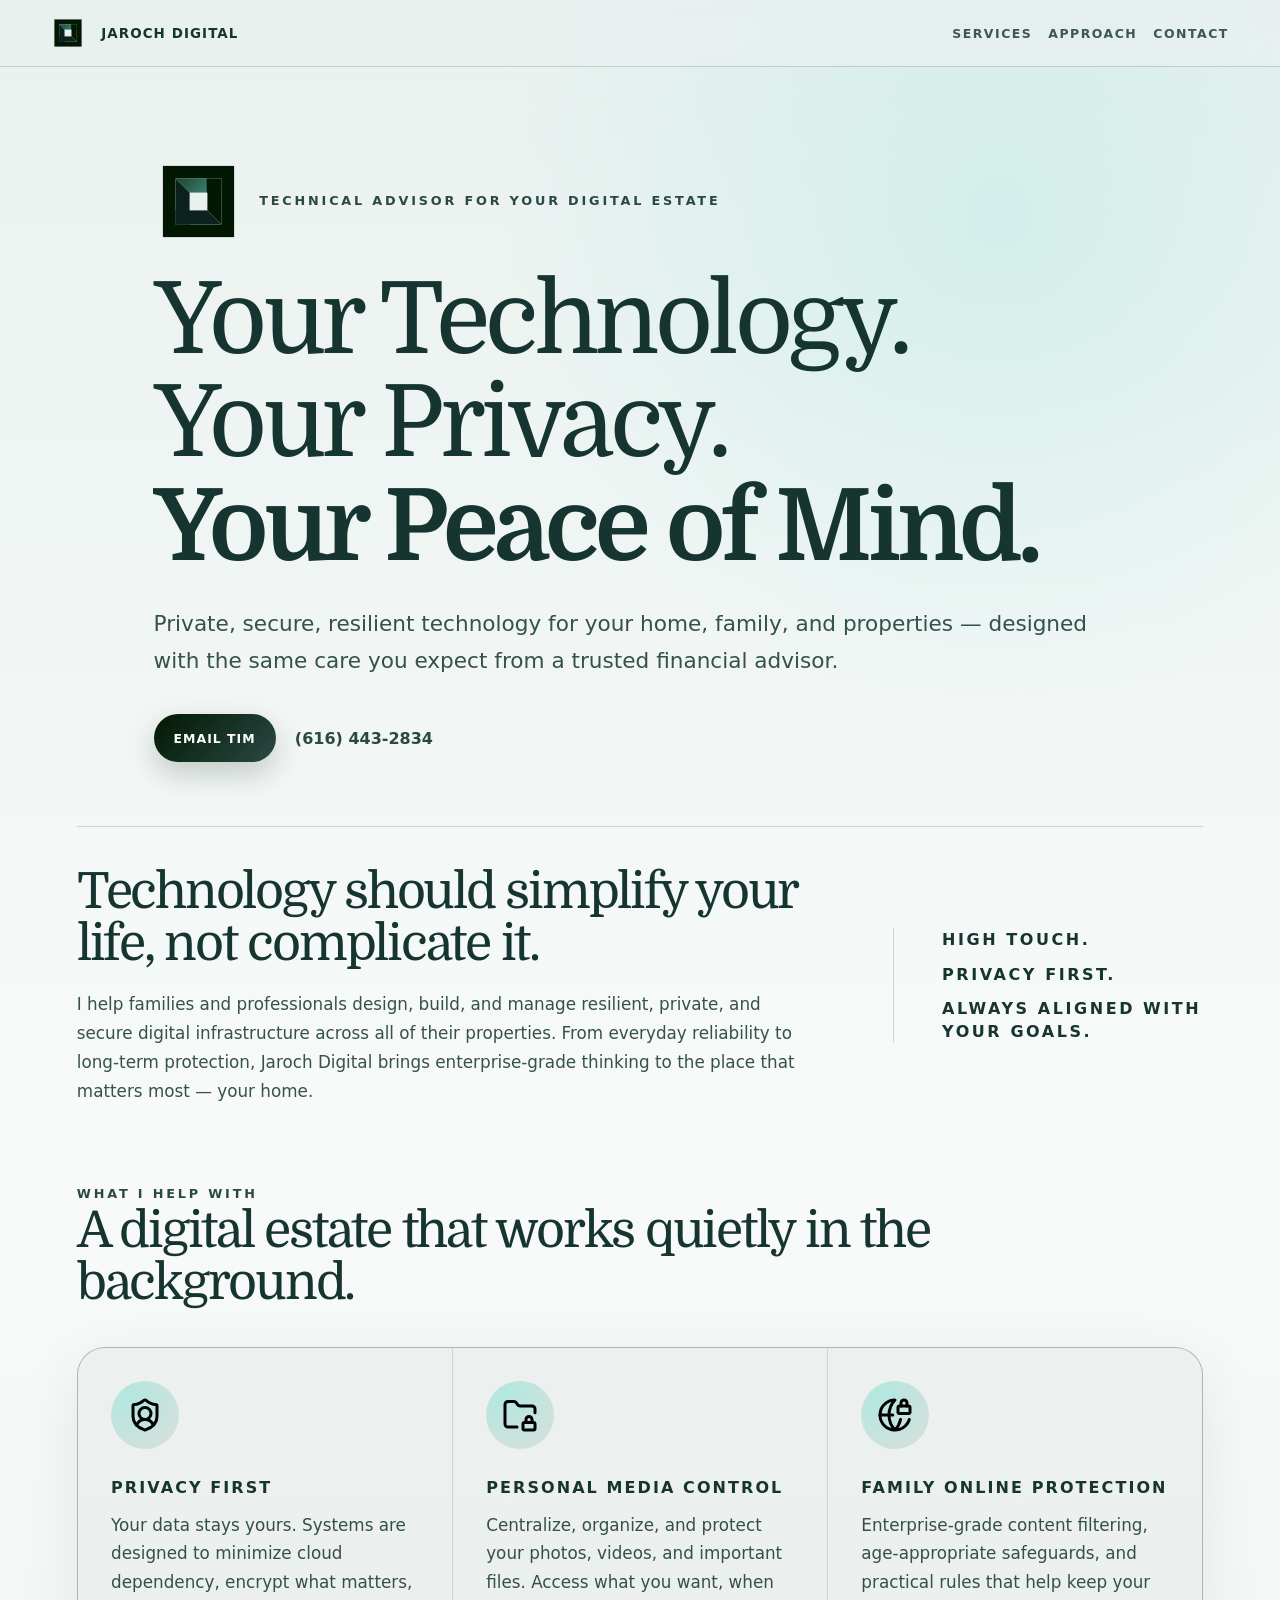
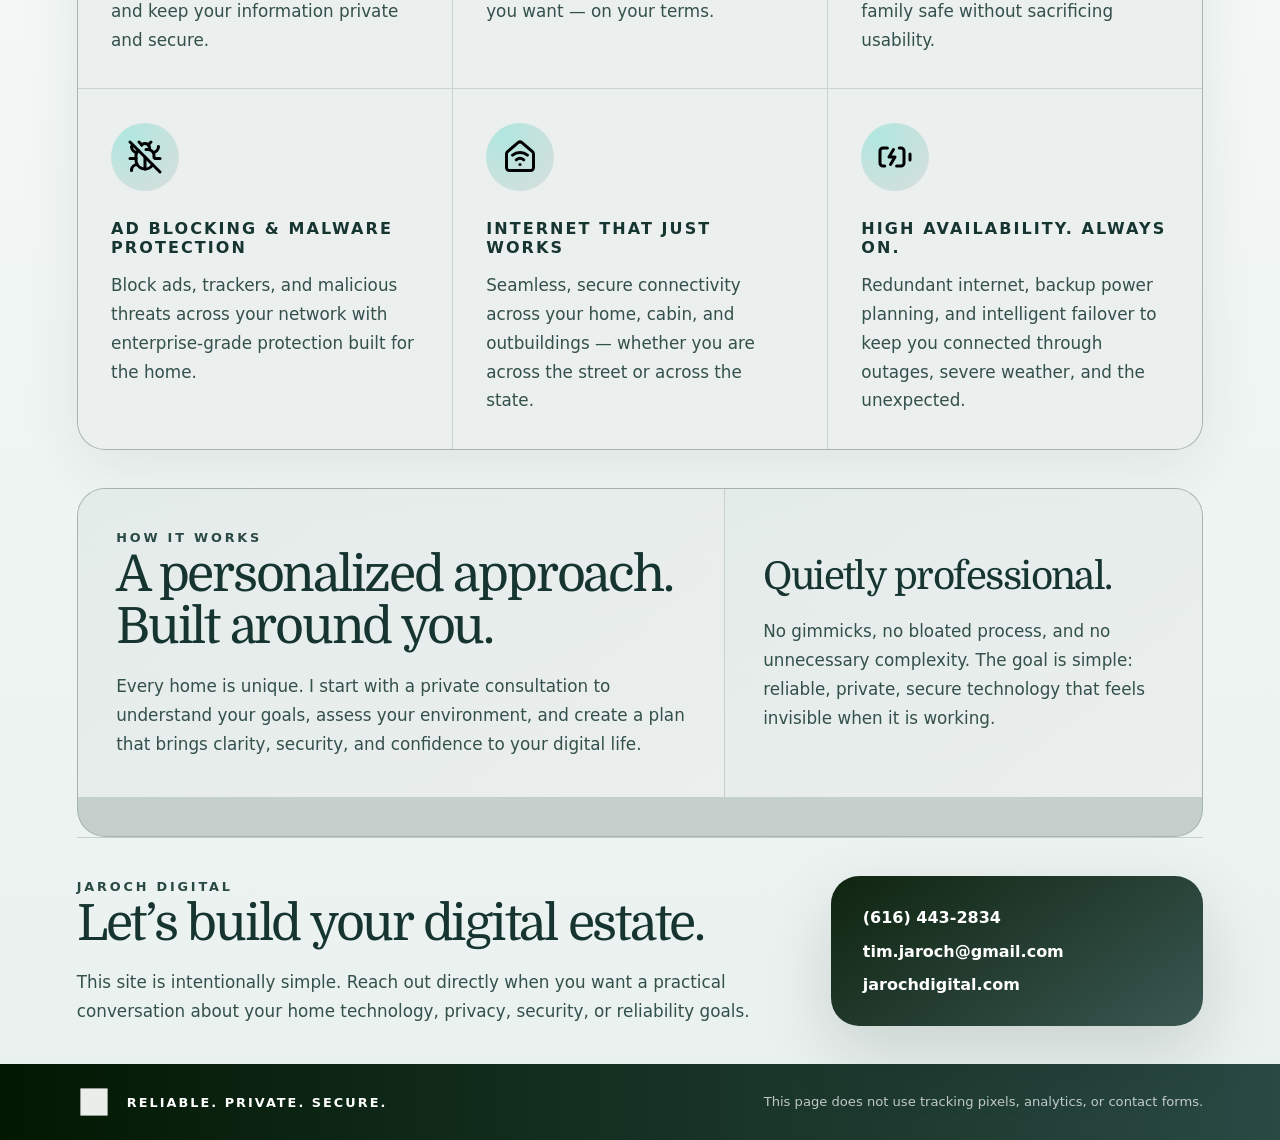
<file: index.html>
<!doctype html>
<html lang="en">
<head>
  <meta charset="utf-8" />
  <meta name="viewport" content="width=device-width, initial-scale=1" />
  <title>Jaroch Digital | Technical Advisor for Your Digital Estate</title>
  <meta name="description" content="Jaroch Digital helps families and professionals build private, secure, resilient home technology across every property." />
  <meta name="theme-color" content="#E9F1EF" />
  <meta property="og:title" content="Jaroch Digital" />
  <meta property="og:description" content="Technical Advisor for Your Digital Estate" />
  <meta property="og:type" content="website" />
  <link rel="preconnect" href="https://fonts.googleapis.com">
  <link rel="preconnect" href="https://fonts.gstatic.com" crossorigin>
  <link href="https://fonts.googleapis.com/css2?family=Domine:wght@400;500;600;700&display=swap" rel="stylesheet">
  <link rel="stylesheet" href="styles.css" />
</head>
<body>
  <header class="site-header" aria-label="Jaroch Digital header">
    <a class="brand" href="#top" aria-label="Jaroch Digital home">
      <img src="assets/jaroch-digital-mark.svg" alt="" class="brand-mark" />
      <span>Jaroch Digital</span>
    </a>
    <nav aria-label="Primary navigation">
      <a href="#services">Services</a>
      <a href="#approach">Approach</a>
      <a href="#contact">Contact</a>
    </nav>
  </header>

  <main id="top">
    <section class="hero" aria-labelledby="hero-title">
      <div class="hero-copy">
        <div class="hero-head">
          <img src="assets/jaroch-digital-mark.svg" alt="Jaroch Digital logo" class="hero-mark" />
          <p class="eyebrow">Technical Advisor for Your Digital Estate</p>
        </div>
        <h1 id="hero-title">Your Technology.<br />Your Privacy.<br /><strong>Your Peace of Mind.</strong></h1>
        <p class="hero-text">Private, secure, resilient technology for your home, family, and properties — designed with the same care you expect from a trusted financial advisor.</p>
        <div class="hero-actions" aria-label="Contact options">
          <a class="button" href="mailto:tim.jaroch@gmail.com">Email Tim</a>
          <a class="text-link" href="tel:+16164432834">(616) 443-2834</a>
        </div>
      </div>
    </section>

    <section class="intro" aria-labelledby="intro-title">
      <div>
        <h2 id="intro-title">Technology should simplify your life, not complicate it.</h2>
        <p>I help families and professionals design, build, and manage resilient, private, and secure digital infrastructure across all of their properties. From everyday reliability to long-term protection, Jaroch Digital brings enterprise-grade thinking to the place that matters most — your home.</p>
      </div>
      <aside class="principles" aria-label="Core principles">
        <span>High touch.</span>
        <span>Privacy first.</span>
        <span>Always aligned with your goals.</span>
      </aside>
    </section>

    <section id="services" class="services" aria-labelledby="services-title">
      <p class="eyebrow">What I help with</p>
      <h2 id="services-title">A digital estate that works quietly in the background.</h2>
      <div class="service-grid">
        <article class="service-card">
          <span class="icon"><img src="assets/shield-user.svg" alt="Privacy First icon" /></span>
          <h3>Privacy First</h3>
          <p>Your data stays yours. Systems are designed to minimize cloud dependency, encrypt what matters, and keep your information private and secure.</p>
        </article>
        <article class="service-card">
          <span class="icon"><img src="assets/folder-lock.svg" alt="Personal Media Control icon" /></span>
          <h3>Personal Media Control</h3>
          <p>Centralize, organize, and protect your photos, videos, and important files. Access what you want, when you want — on your terms.</p>
        </article>
        <article class="service-card">
          <span class="icon"><img src="assets/globe-lock.svg" alt="Family Online Protection icon" /></span>
          <h3>Family Online Protection</h3>
          <p>Enterprise-grade content filtering, age-appropriate safeguards, and practical rules that help keep your family safe without sacrificing usability.</p>
        </article>
        <article class="service-card">
          <span class="icon"><img src="assets/bug-off.svg" alt="Ad Blocking and Malware Protection icon" /></span>
          <h3>Ad Blocking & Malware Protection</h3>
          <p>Block ads, trackers, and malicious threats across your network with enterprise-grade protection built for the home.</p>
        </article>
        <article class="service-card">
          <span class="icon"><img src="assets/house-wifi.svg" alt="Internet That Just Works icon" /></span>
          <h3>Internet That Just Works</h3>
          <p>Seamless, secure connectivity across your home, cabin, and outbuildings — whether you are across the street or across the state.</p>
        </article>
        <article class="service-card">
          <span class="icon"><img src="assets/battery-charging.svg" alt="High Availability Always On icon" /></span>
          <h3>High Availability. Always On.</h3>
          <p>Redundant internet, backup power planning, and intelligent failover to keep you connected through outages, severe weather, and the unexpected.</p>
        </article>
      </div>
    </section>

    <section id="approach" class="approach" aria-labelledby="approach-title">
      <div class="approach-card">
        <p class="eyebrow">How it works</p>
        <h2 id="approach-title">A personalized approach. Built around you.</h2>
        <p>Every home is unique. I start with a private consultation to understand your goals, assess your environment, and create a plan that brings clarity, security, and confidence to your digital life.</p>
      </div>
      <div class="trust-card">
        <h3>Quietly professional.</h3>
        <p>No gimmicks, no bloated process, and no unnecessary complexity. The goal is simple: reliable, private, secure technology that feels invisible when it is working.</p>
      </div>
    </section>

    <section id="contact" class="contact" aria-labelledby="contact-title">
      <div>
        <p class="eyebrow">Jaroch Digital</p>
        <h2 id="contact-title">Let’s build your digital estate.</h2>
        <p>This site is intentionally simple. Reach out directly when you want a practical conversation about your home technology, privacy, security, or reliability goals.</p>
      </div>
      <div class="contact-card">
        <a href="tel:+16164432834">(616) 443-2834</a>
        <a href="mailto:tim.jaroch@gmail.com">tim.jaroch@gmail.com</a>
        <span>jarochdigital.com</span>
      </div>
    </section>
  </main>

  <footer class="site-footer">
    <div class="footer-brand">
      <img src="assets/jaroch-digital-mark.svg" alt="" class="footer-mark" />
      <span>Reliable. Private. Secure.</span>
    </div>
    <p>This page does not use tracking pixels, analytics, or contact forms.</p>
  </footer>
</body>
</html>
</file>
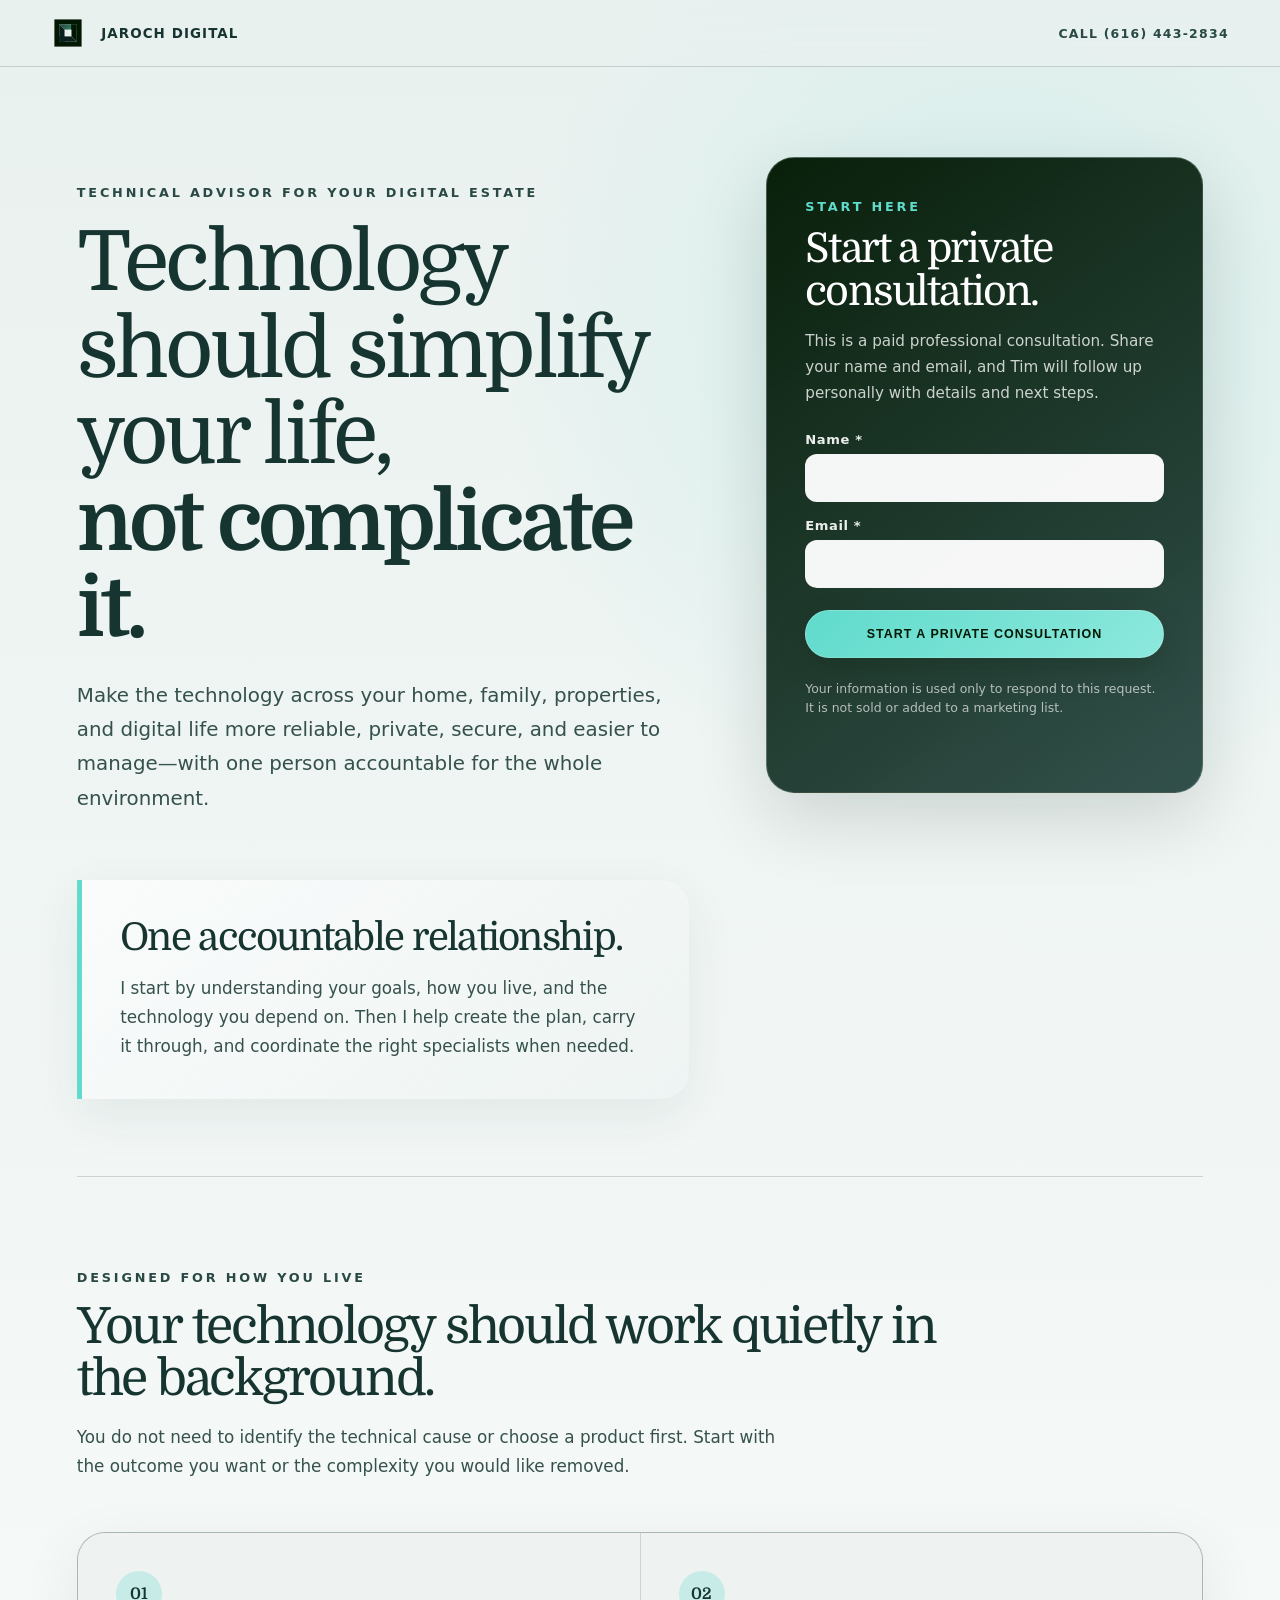
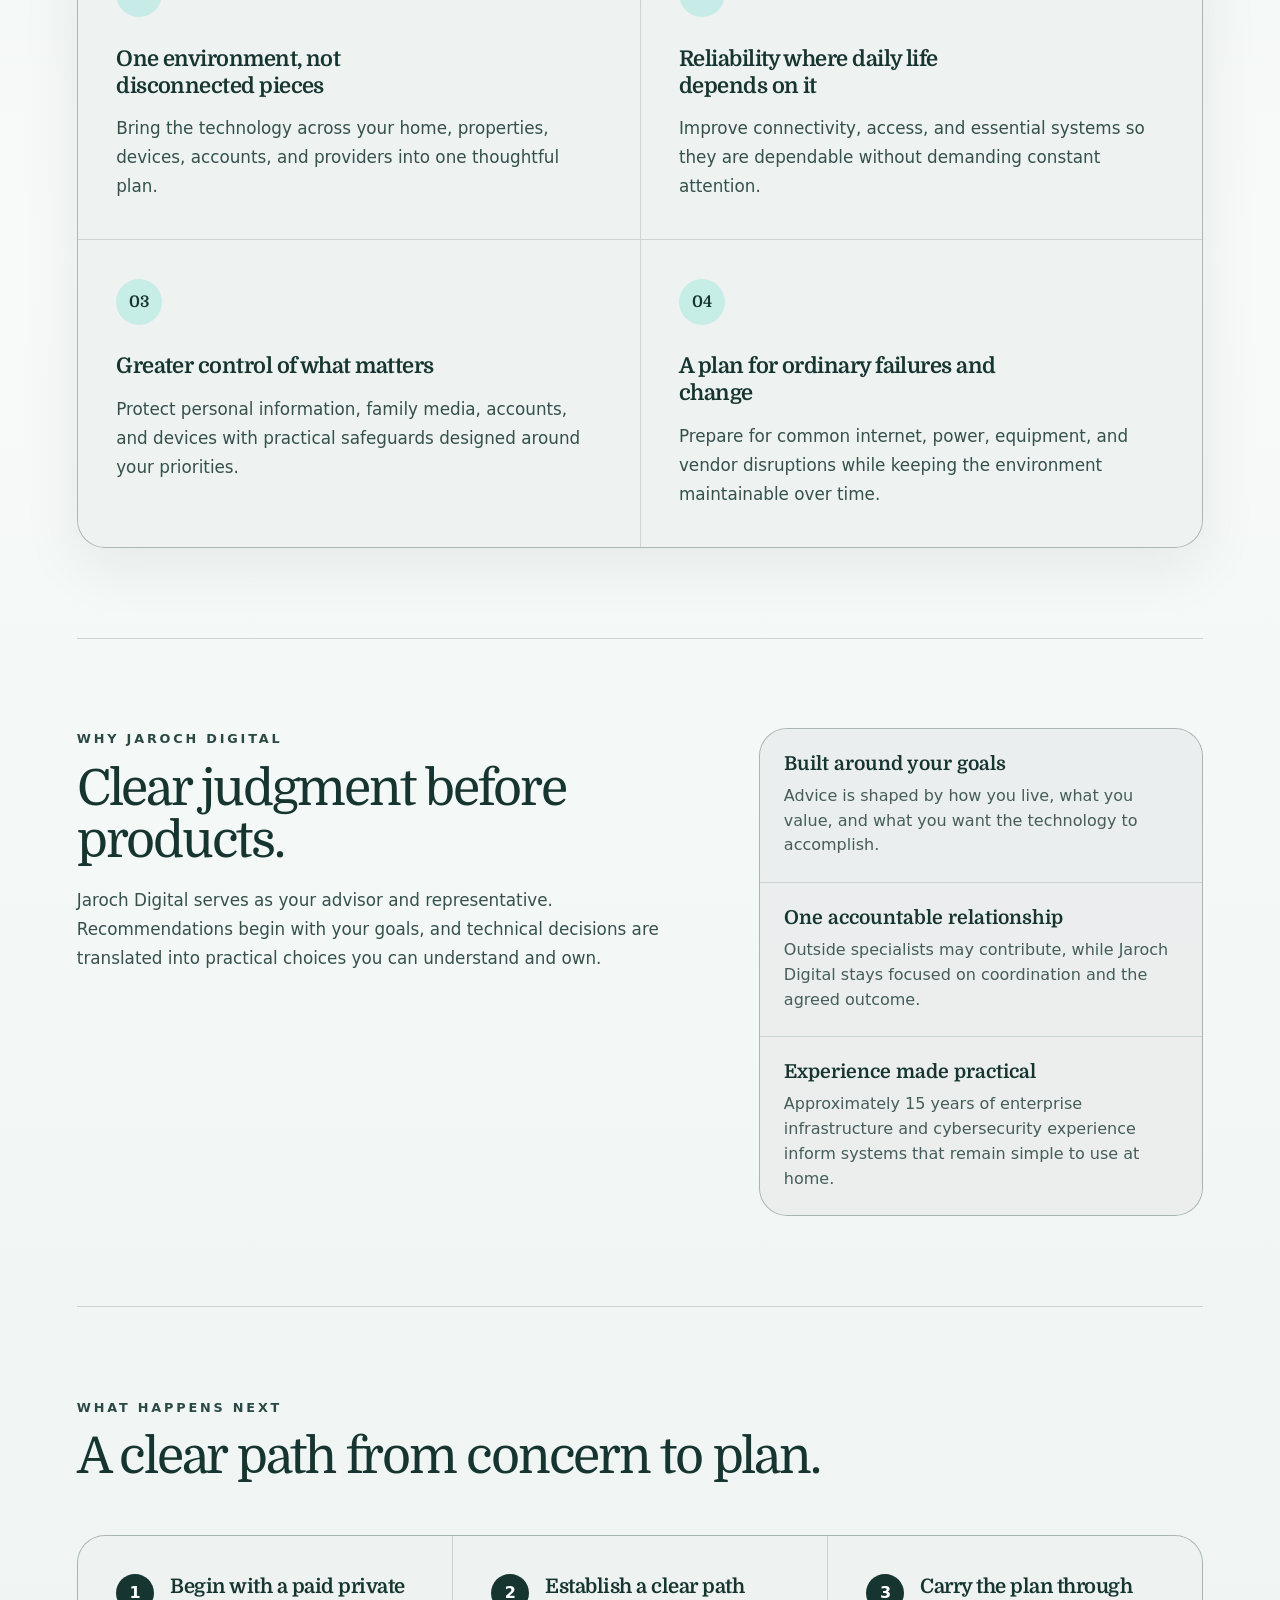
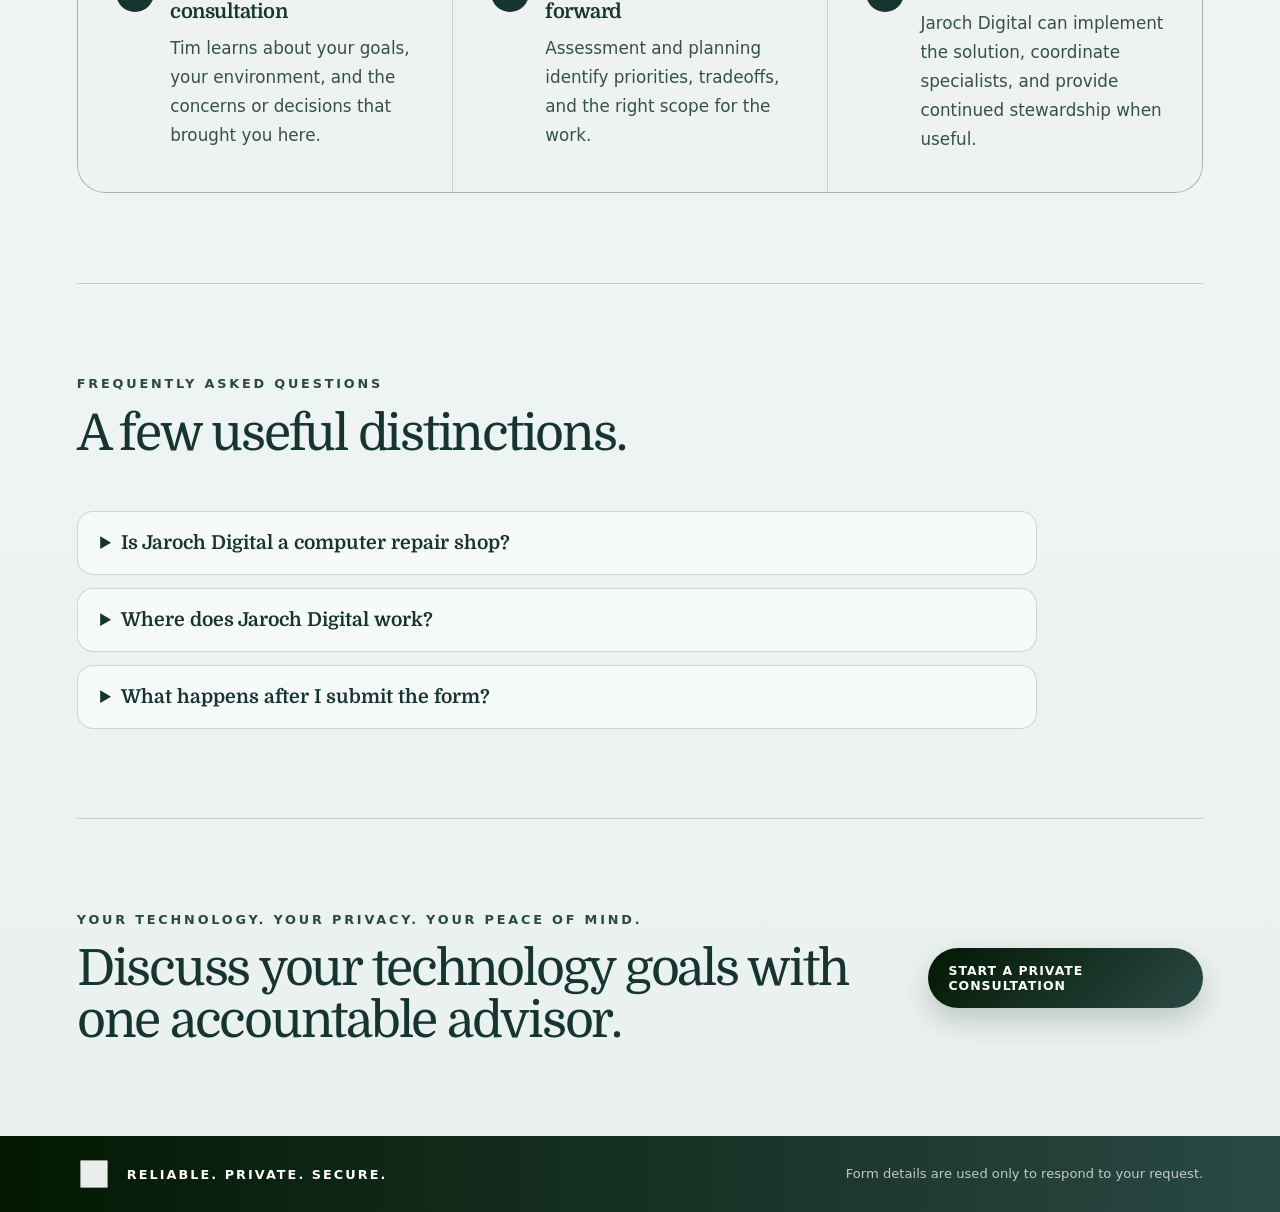
<file: consultation/index.html>
<!doctype html>
<html lang="en">
<head>
  <meta charset="utf-8" />
  <meta name="viewport" content="width=device-width, initial-scale=1" />
  <title>Private Technology Consultation | Jaroch Digital</title>
  <meta name="description" content="Start a paid private consultation with Jaroch Digital. Get clear, practical guidance for the technology across your home, properties, family, and digital life." />
  <meta name="theme-color" content="#E9F1EF" />
  <meta property="og:title" content="Private Technology Consultation | Jaroch Digital" />
  <meta property="og:description" content="One accountable relationship for technology that is reliable, private, secure, and easier to manage." />
  <meta property="og:type" content="website" />
  <link rel="preconnect" href="https://fonts.googleapis.com">
  <link rel="preconnect" href="https://fonts.gstatic.com" crossorigin>
  <link href="https://fonts.googleapis.com/css2?family=Domine:wght@400;500;600;700&display=swap" rel="stylesheet">
  <link rel="stylesheet" href="../styles.css" />
  <link rel="stylesheet" href="lead.css" />
  <script src="lead-config.js" defer></script>
  <script src="form-handler.js" defer></script>

  <!-- Meta Pixel Code -->
  <script>
  !function(f,b,e,v,n,t,s)
  {if(f.fbq)return;n=f.fbq=function(){n.callMethod?
  n.callMethod.apply(n,arguments):n.queue.push(arguments)};
  if(!f._fbq)f._fbq=n;n.push=n;n.loaded=!0;n.version='2.0';
  n.queue=[];t=b.createElement(e);t.async=!0;
  t.src=v;s=b.getElementsByTagName(e)[0];
  s.parentNode.insertBefore(t,s)}(window, document,'script',
  'https://connect.facebook.net/en_US/fbevents.js');
  fbq('init', '2247693539297943');
  fbq('track', 'PageView');
  </script>
  <!-- End Meta Pixel Code -->
</head>
<body>
  <header class="site-header lead-header" aria-label="Jaroch Digital header">
    <a class="brand" href="../" aria-label="Jaroch Digital home">
      <img src="../assets/jaroch-digital-mark.svg" alt="" class="brand-mark" />
      <span>Jaroch Digital</span>
    </a>
    <a class="header-link" href="tel:+16164432834">Call (616) 443-2834</a>
  </header>

  <main id="top">
    <section class="lead-hero" aria-labelledby="lead-title">
      <div class="lead-copy">
        <p class="eyebrow">Technical advisor for your digital estate</p>
        <h1 id="lead-title">Technology should simplify your life, <strong>not complicate it.</strong></h1>
        <p class="lead-summary">Make the technology across your home, family, properties, and digital life more reliable, private, secure, and easier to manage—with one person accountable for the whole environment.</p>

        <aside class="lead-promise" aria-label="What Jaroch Digital provides">
          <h2>One accountable relationship.</h2>
          <p>I start by understanding your goals, how you live, and the technology you depend on. Then I help create the plan, carry it through, and coordinate the right specialists when needed.</p>
        </aside>
      </div>

      <div class="form-shell" id="consultation-form">
        <div class="form-heading">
          <p class="eyebrow">Start here</p>
          <h2>Start a private consultation.</h2>
          <p>This is a paid professional consultation. Share your name and email, and Tim will follow up personally with details and next steps.</p>
        </div>

        <form class="lead-form" data-lead-form novalidate>
          <div class="field">
            <label for="name">Name <span aria-hidden="true">*</span></label>
            <input id="name" name="name" type="text" autocomplete="name" maxlength="160" required />
          </div>

          <div class="field">
            <label for="email">Email <span aria-hidden="true">*</span></label>
            <input id="email" name="email" type="email" autocomplete="email" inputmode="email" maxlength="160" required />
          </div>

          <div class="honeypot" aria-hidden="true">
            <label for="company-website">Company website</label>
            <input id="company-website" name="company_website" type="text" tabindex="-1" autocomplete="off" />
          </div>

          <button class="button submit-button" type="submit" data-submit-button>
            <span data-button-label>Start a private consultation</span>
            <span class="button-spinner" aria-hidden="true"></span>
          </button>

          <p class="form-privacy">Your information is used only to respond to this request. It is not sold or added to a marketing list.</p>
          <div class="form-status" data-form-status role="status" aria-live="polite"></div>

          <noscript>
            <p class="form-error">JavaScript is required for this form. Call <a href="tel:+16164432834">(616) 443-2834</a> or email <a href="mailto:tim.jaroch@gmail.com">tim.jaroch@gmail.com</a>.</p>
          </noscript>
        </form>
      </div>
    </section>

    <section class="problem-section" aria-labelledby="problem-title">
      <div class="section-heading">
        <p class="eyebrow">Designed for how you live</p>
        <h2 id="problem-title">Your technology should work quietly in the background.</h2>
        <p>You do not need to identify the technical cause or choose a product first. Start with the outcome you want or the complexity you would like removed.</p>
      </div>

      <div class="problem-grid">
        <article class="problem-card">
          <span class="problem-number">01</span>
          <h3>One environment, not disconnected pieces</h3>
          <p>Bring the technology across your home, properties, devices, accounts, and providers into one thoughtful plan.</p>
        </article>
        <article class="problem-card">
          <span class="problem-number">02</span>
          <h3>Reliability where daily life depends on it</h3>
          <p>Improve connectivity, access, and essential systems so they are dependable without demanding constant attention.</p>
        </article>
        <article class="problem-card">
          <span class="problem-number">03</span>
          <h3>Greater control of what matters</h3>
          <p>Protect personal information, family media, accounts, and devices with practical safeguards designed around your priorities.</p>
        </article>
        <article class="problem-card">
          <span class="problem-number">04</span>
          <h3>A plan for ordinary failures and change</h3>
          <p>Prepare for common internet, power, equipment, and vendor disruptions while keeping the environment maintainable over time.</p>
        </article>
      </div>
    </section>

    <section class="credibility-section" aria-labelledby="credibility-title">
      <div class="credibility-copy">
        <p class="eyebrow">Why Jaroch Digital</p>
        <h2 id="credibility-title">Clear judgment before products.</h2>
        <p>Jaroch Digital serves as your advisor and representative. Recommendations begin with your goals, and technical decisions are translated into practical choices you can understand and own.</p>
      </div>
      <div class="credibility-points">
        <div>
          <strong>Built around your goals</strong>
          <span>Advice is shaped by how you live, what you value, and what you want the technology to accomplish.</span>
        </div>
        <div>
          <strong>One accountable relationship</strong>
          <span>Outside specialists may contribute, while Jaroch Digital stays focused on coordination and the agreed outcome.</span>
        </div>
        <div>
          <strong>Experience made practical</strong>
          <span>Approximately 15 years of enterprise infrastructure and cybersecurity experience inform systems that remain simple to use at home.</span>
        </div>
      </div>
    </section>

    <section class="process-section" aria-labelledby="process-title">
      <div class="section-heading">
        <p class="eyebrow">What happens next</p>
        <h2 id="process-title">A clear path from concern to plan.</h2>
      </div>
      <ol class="process-list">
        <li>
          <span>1</span>
          <div>
            <h3>Begin with a paid private consultation</h3>
            <p>Tim learns about your goals, your environment, and the concerns or decisions that brought you here.</p>
          </div>
        </li>
        <li>
          <span>2</span>
          <div>
            <h3>Establish a clear path forward</h3>
            <p>Assessment and planning identify priorities, tradeoffs, and the right scope for the work.</p>
          </div>
        </li>
        <li>
          <span>3</span>
          <div>
            <h3>Carry the plan through</h3>
            <p>Jaroch Digital can implement the solution, coordinate specialists, and provide continued stewardship when useful.</p>
          </div>
        </li>
      </ol>
    </section>

    <section class="faq-section" aria-labelledby="faq-title">
      <div class="section-heading">
        <p class="eyebrow">Frequently asked questions</p>
        <h2 id="faq-title">A few useful distinctions.</h2>
      </div>
      <div class="faq-list">
        <details>
          <summary>Is Jaroch Digital a computer repair shop?</summary>
          <p>No. Jaroch Digital is a private technology advisor and implementation partner focused on the complete environment and the outcome you want. Repair, installation, or troubleshooting may still be part of the work when it supports that broader result.</p>
        </details>
        <details>
          <summary>Where does Jaroch Digital work?</summary>
          <p>Jaroch Digital serves clients across North America. Work may be remote, on-site, or a combination of both, depending on the environment and what the engagement requires.</p>
        </details>
        <details>
          <summary>What happens after I submit the form?</summary>
          <p>Tim will reply personally with information about the consultation, including scope, scheduling, and the fee. You can decide whether the next step is right for you before proceeding.</p>
        </details>
      </div>
    </section>

    <section class="final-cta" aria-labelledby="final-cta-title">
      <div>
        <p class="eyebrow">Your technology. Your privacy. Your peace of mind.</p>
        <h2 id="final-cta-title">Discuss your technology goals with one accountable advisor.</h2>
      </div>
      <a class="button" href="#consultation-form">Start a private consultation</a>
    </section>
  </main>

  <footer class="site-footer lead-footer">
    <div class="footer-brand">
      <img src="../assets/jaroch-digital-mark.svg" alt="" class="footer-mark" />
      <span>Reliable. Private. Secure.</span>
    </div>
    <p>Form details are used only to respond to your request.</p>
  </footer>
</body>
</html>
</file>
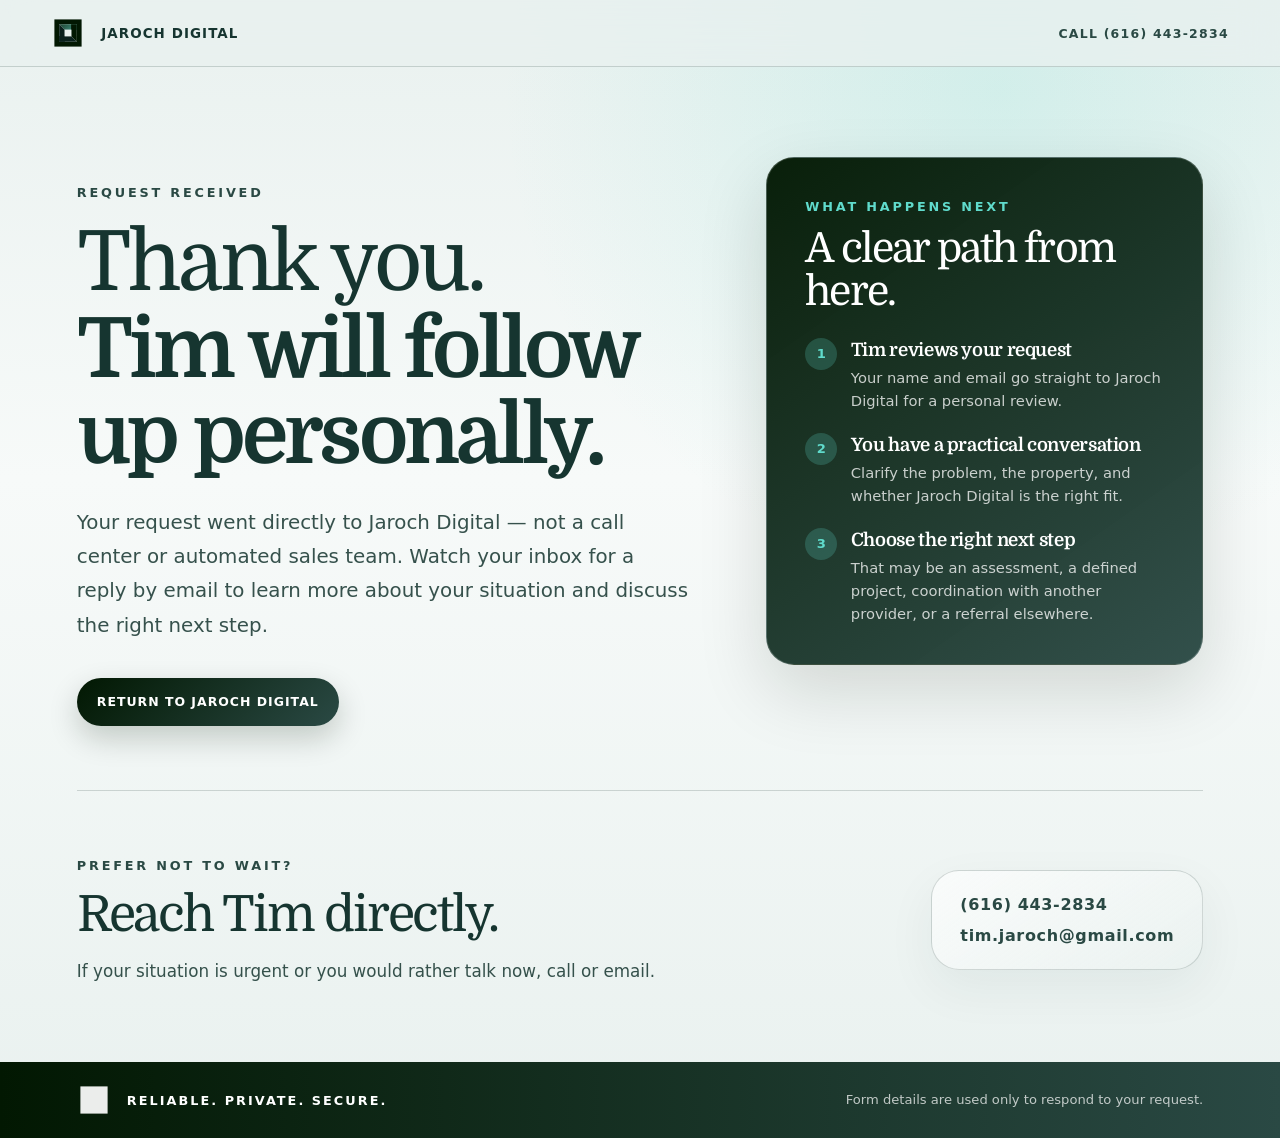
<file: consultation/thank-you/index.html>
<!doctype html>
<html lang="en">
<head>
  <meta charset="utf-8" />
  <meta name="viewport" content="width=device-width, initial-scale=1" />
  <meta name="robots" content="noindex" />
  <title>Thank You | Jaroch Digital</title>
  <meta name="description" content="Your consultation request was received. Tim Jaroch will follow up personally." />
  <meta name="theme-color" content="#E9F1EF" />
  <link rel="preconnect" href="https://fonts.googleapis.com">
  <link rel="preconnect" href="https://fonts.gstatic.com" crossorigin>
  <link href="https://fonts.googleapis.com/css2?family=Domine:wght@400;500;600;700&display=swap" rel="stylesheet">
  <link rel="stylesheet" href="../../styles.css" />
  <link rel="stylesheet" href="../lead.css" />

  <!-- Meta Pixel Code -->
  <script>
  !function(f,b,e,v,n,t,s)
  {if(f.fbq)return;n=f.fbq=function(){n.callMethod?
  n.callMethod.apply(n,arguments):n.queue.push(arguments)};
  if(!f._fbq)f._fbq=n;n.push=n;n.loaded=!0;n.version='2.0';
  n.queue=[];t=b.createElement(e);t.async=!0;
  t.src=v;s=b.getElementsByTagName(e)[0];
  s.parentNode.insertBefore(t,s)}(window, document,'script',
  'https://connect.facebook.net/en_US/fbevents.js');
  fbq('init', '2247693539297943');
  fbq('track', 'PageView');
  </script>
  <!-- End Meta Pixel Code -->

  <script>
    fbq('track', 'Lead');
  </script>
</head>
<body>
  <noscript><img height="1" width="1" style="display:none"
  src="https://www.facebook.com/tr?id=2247693539297943&ev=PageView&noscript=1"
  alt=""
  /></noscript>

  <header class="site-header lead-header" aria-label="Jaroch Digital header">
    <a class="brand" href="../../" aria-label="Jaroch Digital home">
      <img src="../../assets/jaroch-digital-mark.svg" alt="" class="brand-mark" />
      <span>Jaroch Digital</span>
    </a>
    <a class="header-link" href="tel:+16164432834">Call (616) 443-2834</a>
  </header>

  <main class="thank-you-page">
    <section class="thank-you-hero" aria-labelledby="thank-you-title">
      <div class="thank-you-copy">
        <p class="eyebrow">Request received</p>
        <h1 id="thank-you-title">Thank you. <strong>Tim will follow up personally.</strong></h1>
        <p class="lead-summary">Your request went directly to Jaroch Digital — not a call center or automated sales team. Watch your inbox for a reply by email to learn more about your situation and discuss the right next step.</p>

        <div class="thank-you-actions">
          <a class="button" href="../../">Return to Jaroch Digital</a>
        </div>
      </div>

      <aside class="form-shell thank-you-panel" aria-label="What happens next">
        <p class="eyebrow">What happens next</p>
        <h2>A clear path from here.</h2>

        <ol class="thank-you-steps">
          <li>
            <span aria-hidden="true">1</span>
            <div>
              <h3>Tim reviews your request</h3>
              <p>Your name and email go straight to Jaroch Digital for a personal review.</p>
            </div>
          </li>
          <li>
            <span aria-hidden="true">2</span>
            <div>
              <h3>You have a practical conversation</h3>
              <p>Clarify the problem, the property, and whether Jaroch Digital is the right fit.</p>
            </div>
          </li>
          <li>
            <span aria-hidden="true">3</span>
            <div>
              <h3>Choose the right next step</h3>
              <p>That may be an assessment, a defined project, coordination with another provider, or a referral elsewhere.</p>
            </div>
          </li>
        </ol>
      </aside>
    </section>

    <section class="thank-you-contact" aria-labelledby="thank-you-contact-title">
      <div>
        <p class="eyebrow">Prefer not to wait?</p>
        <h2 id="thank-you-contact-title">Reach Tim directly.</h2>
        <p>If your situation is urgent or you would rather talk now, call or email.</p>
      </div>
      <div class="thank-you-contact-links">
        <a href="tel:+16164432834">(616) 443-2834</a>
        <a href="mailto:tim.jaroch@gmail.com">tim.jaroch@gmail.com</a>
      </div>
    </section>
  </main>

  <footer class="site-footer lead-footer">
    <div class="footer-brand">
      <img src="../../assets/jaroch-digital-mark.svg" alt="" class="footer-mark" />
      <span>Reliable. Private. Secure.</span>
    </div>
    <p>Form details are used only to respond to your request.</p>
  </footer>
</body>
</html>
</file>
<file: styles.css>
:root {
  --bg: #E9F1EF;
  --ink: #163530;
  --slogan: #2a4944;
  --deep: #021802;
  --mint: #60DBCC;
  --paper: rgba(255,255,255,.58);
  --line: rgba(22,53,48,.18);
  --shadow: 0 26px 70px rgba(2,24,2,.14);
  --radius: 28px;
}

* { box-sizing: border-box; }
html { scroll-behavior: smooth; }
body {
  margin: 0;
  font-family: Inter, ui-sans-serif, system-ui, -apple-system, BlinkMacSystemFont, "Segoe UI", sans-serif;
  color: var(--ink);
  background:
    radial-gradient(circle at 78% 8%, rgba(96,219,204,.18), transparent 31rem),
    linear-gradient(180deg, var(--bg), #f7faf9 42%, var(--bg));
}

h1, h2 {
  font-family: "Domine", Georgia, serif;
  letter-spacing: -.045em;
  line-height: 1.04;
  margin: 0;
  color: var(--ink);
}

h1 { font-size: clamp(3.15rem, 7.8vw, 7.8rem); font-weight: 400; }
h1 strong { font-weight: 700; }
h2 { font-size: clamp(2rem, 3.9vw, 4.2rem); font-weight: 400; }
h3 { margin: 0; font-size: 1rem; letter-spacing: .13em; text-transform: uppercase; }
p { font-size: 1.05rem; line-height: 1.72; margin: 0; color: rgba(22,53,48,.86); }
a { color: inherit; text-decoration: none; }

.site-header {
  position: sticky;
  top: 0;
  z-index: 10;
  display: flex;
  align-items: center;
  justify-content: space-between;
  gap: 1rem;
  padding: 1rem clamp(1.1rem, 4vw, 4rem);
  backdrop-filter: blur(18px);
  background: rgba(233,241,239,.75);
  border-bottom: 1px solid var(--line);
}

.brand, nav { display: flex; align-items: center; gap: 1rem; }
.brand { font-weight: 700; letter-spacing: .08em; text-transform: uppercase; font-size: .84rem; }
.brand-mark { width: 34px; height: 34px; }
nav a { font-size: .78rem; font-weight: 700; letter-spacing: .12em; text-transform: uppercase; opacity: .82; }
nav a:hover { opacity: 1; }

.hero {
  min-height: 64vh;
  display: grid;
  grid-template-columns: 1fr;
  gap: clamp(2rem, 5vw, 5rem);
  align-items: center;
  padding: clamp(1rem, 2vw, 2rem) clamp(1.2rem, 6vw, 6.5rem) clamp(1rem, 2vw, 2rem);
  overflow: hidden;
}

.hero-copy { padding: clamp(2rem, 5vw, 5rem) clamp(1.2rem, 6vw, 6.5rem) clamp(1.5rem, 3vw, 3rem); }
.hero-head {
  display: inline-flex;
  align-items: center;
  gap: 1rem;
  margin-bottom: 1.4rem;
}
.hero-mark { width: clamp(60px, 7vw, 92px); height: auto; margin-bottom: 0; }
.eyebrow {
  margin-bottom: 0;
  font-size: .8rem;
  font-weight: 800;
  letter-spacing: .22em;
  text-transform: uppercase;
  color: var(--slogan);
}
.hero-text { width: 100%; margin-top: 1.55rem; font-size: clamp(1.1rem, 1.7vw, 1.35rem); }
.hero-actions { display: flex; align-items: center; gap: 1.2rem; flex-wrap: wrap; margin-top: 2.2rem; }
.button {
  display: inline-flex;
  align-items: center;
  justify-content: center;
  min-height: 48px;
  padding: .95rem 1.25rem;
  border-radius: 999px;
  color: #fff;
  background: linear-gradient(135deg, var(--deep), var(--slogan));
  box-shadow: 0 12px 30px rgba(2,24,2,.2);
  font-weight: 800;
  letter-spacing: .08em;
  text-transform: uppercase;
  font-size: .78rem;
}
.text-link { font-weight: 800; color: var(--slogan); }

.hero-panel {
  position: relative;
  min-height: min(52vw, 620px);
  border-radius: var(--radius);
  background:
    linear-gradient(145deg, rgba(2,24,2,.92), rgba(42,73,68,.86)),
    radial-gradient(circle at 28% 70%, rgba(96,219,204,.45), transparent 22rem);
  box-shadow: var(--shadow);
  isolation: isolate;
  transform: rotate(-2.4deg);
}
.hero-panel::before {
  content: "";
  position: absolute;
  inset: 8%;
  border: 1px solid rgba(233,241,239,.24);
  border-radius: calc(var(--radius) - 6px);
}
.roofline {
  position: absolute;
  left: -6%;
  right: 12%;
  top: 23%;
  height: 15px;
  background: var(--mint);
  transform: skewY(-22deg);
  transform-origin: left;
  opacity: .94;
}
.home-card {
  position: absolute;
  left: 18%;
  right: 12%;
  bottom: 16%;
  height: 46%;
  border: 1px solid rgba(233,241,239,.35);
  border-radius: 8px;
  background: linear-gradient(180deg, rgba(233,241,239,.12), rgba(233,241,239,.05));
  display: grid;
  grid-template-columns: 1.3fr 1fr .8fr .7fr;
  gap: 10px;
  padding: 18px;
}
.window, .door {
  border-radius: 4px;
  background: linear-gradient(180deg, rgba(233,241,239,.82), rgba(96,219,204,.2));
  box-shadow: inset 0 0 0 1px rgba(255,255,255,.22);
}
.window.wide { grid-row: span 2; }
.window.tall, .door { grid-row: span 3; }
.door { background: rgba(233,241,239,.24); }

.intro, .approach, .contact {
  margin: 0 clamp(1.2rem, 6vw, 6.5rem);
  padding: clamp(1.5rem, 3vw, 3rem) 0;
  border-top: 1px solid var(--line);
}
.intro {
  display: grid;
  grid-template-columns: minmax(0, 1.55fr) minmax(16rem, .65fr);
  gap: clamp(2rem, 6vw, 5rem);
  align-items: center;
}
.intro p { max-width: 760px; margin-top: 1.3rem; }
.principles {
  border-left: 1px solid var(--line);
  padding-left: clamp(1.5rem, 4vw, 3rem);
  display: grid;
  gap: .7rem;
  font-weight: 900;
  letter-spacing: .16em;
  text-transform: uppercase;
  line-height: 1.45;
}

.services { padding: clamp(1.5rem, 3vw, 3rem) clamp(1.2rem, 6vw, 6.5rem); }
.services > h2 { max-width: 920px; margin-bottom: clamp(1.5rem, 3vw, 3rem); }
.service-grid {
  display: grid;
  grid-template-columns: repeat(3, minmax(0, 1fr));
  gap: 1px;
  background: var(--line);
  border: 1px solid var(--line);
  border-radius: var(--radius);
  overflow: hidden;
  box-shadow: 0 18px 60px rgba(22,53,48,.08);
}
.service-card {
  min-height: 285px;
  padding: clamp(1.4rem, 2.6vw, 2.3rem);
  background: rgba(247,250,249,.74);
}
.icon {
  width: 68px;
  height: 68px;
  display: inline-flex;
  align-items: center;
  justify-content: center;
  margin-bottom: 1.8rem;
  border-radius: 999px;
  background: radial-gradient(circle at 25% 20%, rgba(96,219,204,.42), rgba(2,24,2,.08));
  font-size: 1.7rem;
  color: var(--ink);
}
.icon img {
  width: 36px;
  height: 36px;
  object-fit: contain;
}
.service-card p { margin-top: .85rem; }

.approach {
  display: grid;
  grid-template-columns: minmax(0, 1.15fr) minmax(18rem, .85fr);
  gap: 1px;
  background: var(--line);
  border: 1px solid var(--line);
  border-radius: var(--radius);
  padding: 0;
  padding-bottom: clamp(1.5rem, 3vw, 3rem);
  overflow: hidden;
}
.approach-card, .trust-card {
  padding: clamp(1.5rem, 3vw, 3rem);
  background: linear-gradient(145deg, rgba(233,241,239,.84), rgba(255,255,255,.65));
}
.approach-card p:not(.eyebrow), .trust-card p { margin-top: 1.2rem; }
.trust-card { display: flex; flex-direction: column; justify-content: center; }
.trust-card h3 { font-family: "Domine", Georgia, serif; font-size: clamp(1.9rem, 3vw, 3rem); text-transform: none; letter-spacing: -.04em; font-weight: 400; }

.contact {
  display: grid;
  grid-template-columns: minmax(0, 1fr) minmax(18rem, .55fr);
  gap: clamp(2rem, 6vw, 5rem);
  align-items: center;
}
.contact p:not(.eyebrow) { max-width: 690px; margin-top: 1.1rem; }
.contact-card {
  padding: 2rem;
  border-radius: var(--radius);
  background: linear-gradient(145deg, rgba(2,24,2,.94), rgba(42,73,68,.92));
  color: #fff;
  display: grid;
  gap: .9rem;
  box-shadow: var(--shadow);
}
.contact-card a, .contact-card span { font-weight: 700; }

.site-footer {
  display: flex;
  justify-content: space-between;
  gap: 1rem;
  align-items: center;
  padding: 1.3rem clamp(1.2rem, 6vw, 6.5rem);
  color: #fff;
  background: linear-gradient(90deg, var(--deep), var(--slogan));
}
.footer-brand { display: flex; align-items: center; gap: 1rem; font-weight: 900; letter-spacing: .16em; text-transform: uppercase; font-size: .8rem; }
.footer-mark { width: 34px; height: 34px; filter: brightness(0) invert(1); opacity: .92; }
.site-footer p { color: rgba(255,255,255,.72); font-size: .82rem; }

@media (max-width: 920px) {
  nav { display: none; }
  .hero, .intro, .approach, .contact { grid-template-columns: 1fr; }
  .hero { min-height: auto; }
  .hero-panel { min-height: 420px; transform: none; }
  .principles { border-left: none; border-top: 1px solid var(--line); padding-left: 0; padding-top: 1.5rem; }
  .service-grid { grid-template-columns: 1fr 1fr; }
  .site-footer { align-items: flex-start; flex-direction: column; }
}

@media (max-width: 620px) {
  .site-header { align-items: flex-start; }
  .brand span { font-size: .75rem; }
  .service-grid { grid-template-columns: 1fr; }
  .service-card { min-height: auto; }
  .hero-actions { align-items: flex-start; flex-direction: column; }
  .hero-panel { min-height: 330px; }
  .home-card { left: 10%; right: 9%; bottom: 12%; }
}
</file>
<file: consultation/lead.css>
.lead-header {
  position: relative;
}

.header-link {
  font-size: .78rem;
  font-weight: 800;
  letter-spacing: .1em;
  text-transform: uppercase;
  color: var(--slogan);
}

.lead-hero {
  display: grid;
  grid-template-columns: minmax(0, 1.05fr) minmax(24rem, .75fr);
  gap: clamp(2rem, 6vw, 6.5rem);
  align-items: start;
  padding: clamp(3rem, 7vw, 7rem) clamp(1.2rem, 6vw, 6.5rem) clamp(3rem, 6vw, 6rem);
}

.lead-copy {
  padding-top: clamp(.5rem, 2vw, 2rem);
}

.lead-copy h1 {
  max-width: 900px;
  margin-top: 1rem;
  font-size: clamp(2.8rem, 6.5vw, 6.65rem);
}

.lead-copy h1 strong {
  display: block;
  font-weight: 700;
}

.lead-summary {
  max-width: 760px;
  margin-top: 1.65rem;
  font-size: clamp(1.1rem, 1.55vw, 1.32rem);
}

.lead-promise {
  max-width: 780px;
  margin-top: clamp(2.5rem, 5vw, 5rem);
  padding: clamp(1.5rem, 3vw, 2.5rem);
  border-left: 5px solid var(--mint);
  border-radius: 0 var(--radius) var(--radius) 0;
  background: linear-gradient(145deg, rgba(255,255,255,.66), rgba(233,241,239,.45));
  box-shadow: 0 18px 50px rgba(22,53,48,.07);
}

.lead-promise h2 {
  font-size: clamp(1.8rem, 3vw, 3.15rem);
}

.lead-promise p {
  margin-top: 1rem;
}

.form-shell {
  position: sticky;
  top: 1.5rem;
  padding: clamp(1.5rem, 3vw, 2.4rem);
  border: 1px solid rgba(233,241,239,.22);
  border-radius: var(--radius);
  background: linear-gradient(145deg, rgba(2,24,2,.97), rgba(42,73,68,.96));
  color: #fff;
  box-shadow: var(--shadow);
}

.form-shell h2 {
  margin-top: .65rem;
  color: #fff;
  font-size: clamp(2rem, 3.2vw, 3.45rem);
}

.form-shell .eyebrow {
  color: var(--mint);
}

.form-heading > p:not(.eyebrow) {
  margin-top: .9rem;
  color: rgba(255,255,255,.78);
  font-size: .95rem;
}

.lead-form {
  display: grid;
  gap: 1rem;
  margin-top: 1.6rem;
}

.field {
  min-width: 0;
}

.field label {
  display: block;
  margin-bottom: .45rem;
  color: rgba(255,255,255,.92);
  font-size: .82rem;
  font-weight: 800;
  letter-spacing: .045em;
}

.field input {
  width: 100%;
  min-height: 48px;
  padding: .8rem .9rem;
  border: 1px solid rgba(233,241,239,.28);
  border-radius: 12px;
  color: var(--ink);
  background: rgba(255,255,255,.96);
  font: inherit;
  font-size: 1rem;
  outline: none;
  transition: border-color .18s ease, box-shadow .18s ease;
}

.field input:focus {
  border-color: var(--mint);
  box-shadow: 0 0 0 4px rgba(96,219,204,.18);
}

.field input[aria-invalid="true"] {
  border-color: #f2a6a6;
  box-shadow: 0 0 0 4px rgba(242,166,166,.15);
}

.form-privacy {
  margin-top: .4rem;
  color: rgba(255,255,255,.66);
  font-size: .78rem;
  line-height: 1.5;
}

.submit-button {
  width: 100%;
  margin-top: .35rem;
  border: 1px solid rgba(255,255,255,.18);
  background: linear-gradient(135deg, var(--mint), #8ce8dc);
  color: var(--deep);
  cursor: pointer;
}

.submit-button:hover {
  transform: translateY(-1px);
}

.submit-button:disabled {
  cursor: wait;
  opacity: .76;
  transform: none;
}

.button-spinner {
  display: none;
  width: 1rem;
  height: 1rem;
  margin-left: .65rem;
  border: 2px solid rgba(2,24,2,.28);
  border-top-color: var(--deep);
  border-radius: 999px;
  animation: lead-spin .75s linear infinite;
}

.submit-button.is-loading .button-spinner {
  display: inline-block;
}

.form-status {
  min-height: 1.25rem;
  color: rgba(255,255,255,.86);
  font-size: .86rem;
  line-height: 1.45;
}

.form-status.is-error,
.form-error {
  color: #ffd0d0;
}

.honeypot {
  position: absolute;
  left: -10000px;
  width: 1px;
  height: 1px;
  overflow: hidden;
}

.problem-section,
.credibility-section,
.process-section,
.faq-section,
.final-cta {
  margin: 0 clamp(1.2rem, 6vw, 6.5rem);
  padding: clamp(3rem, 7vw, 7rem) 0;
  border-top: 1px solid var(--line);
}

.section-heading {
  max-width: 900px;
}

.section-heading h2 {
  margin-top: .8rem;
}

.section-heading > p:not(.eyebrow) {
  max-width: 720px;
  margin-top: 1.1rem;
}

.problem-grid {
  display: grid;
  grid-template-columns: repeat(2, minmax(0, 1fr));
  gap: 1px;
  margin-top: clamp(2rem, 4vw, 4rem);
  overflow: hidden;
  border: 1px solid var(--line);
  border-radius: var(--radius);
  background: var(--line);
  box-shadow: 0 18px 60px rgba(22,53,48,.08);
}

.problem-card {
  min-height: 250px;
  padding: clamp(1.5rem, 3vw, 2.4rem);
  background: rgba(247,250,249,.8);
}

.problem-number {
  display: inline-flex;
  align-items: center;
  justify-content: center;
  width: 46px;
  height: 46px;
  margin-bottom: 1.8rem;
  border-radius: 999px;
  background: rgba(96,219,204,.28);
  font-family: "Domine", Georgia, serif;
  font-weight: 700;
}

.problem-card h3 {
  max-width: 320px;
  font-family: "Domine", Georgia, serif;
  font-size: 1.35rem;
  line-height: 1.25;
  letter-spacing: -.025em;
  text-transform: none;
}

.problem-card p {
  margin-top: .9rem;
}

.credibility-section {
  display: grid;
  grid-template-columns: minmax(0, 1fr) minmax(22rem, .75fr);
  gap: clamp(2rem, 7vw, 7rem);
  align-items: start;
}

.credibility-copy h2 {
  margin-top: .8rem;
}

.credibility-copy > p:not(.eyebrow) {
  margin-top: 1.2rem;
}

.credibility-points {
  display: grid;
  gap: 1px;
  overflow: hidden;
  border: 1px solid var(--line);
  border-radius: var(--radius);
  background: var(--line);
}

.credibility-points > div {
  display: grid;
  gap: .55rem;
  padding: 1.5rem;
  background: rgba(255,255,255,.62);
}

.credibility-points strong {
  font-family: "Domine", Georgia, serif;
  font-size: 1.2rem;
}

.credibility-points span {
  line-height: 1.55;
  color: rgba(22,53,48,.78);
}

.process-list {
  display: grid;
  grid-template-columns: repeat(3, minmax(0, 1fr));
  gap: 1px;
  margin: clamp(2rem, 4vw, 4rem) 0 0;
  padding: 0;
  overflow: hidden;
  border: 1px solid var(--line);
  border-radius: var(--radius);
  background: var(--line);
  list-style: none;
}

.process-list li {
  display: grid;
  grid-template-columns: auto 1fr;
  gap: 1rem;
  padding: clamp(1.5rem, 3vw, 2.4rem);
  background: rgba(247,250,249,.82);
}

.process-list li > span {
  display: inline-flex;
  align-items: center;
  justify-content: center;
  width: 38px;
  height: 38px;
  border-radius: 999px;
  background: var(--ink);
  color: #fff;
  font-weight: 800;
}

.process-list h3 {
  font-family: "Domine", Georgia, serif;
  font-size: 1.25rem;
  line-height: 1.25;
  letter-spacing: -.025em;
  text-transform: none;
}

.process-list p {
  margin-top: .65rem;
}

.faq-list {
  display: grid;
  gap: .8rem;
  max-width: 960px;
  margin-top: clamp(2rem, 4vw, 4rem);
}

.faq-list details {
  padding: 1.25rem 1.4rem;
  border: 1px solid var(--line);
  border-radius: 16px;
  background: rgba(255,255,255,.55);
}

.faq-list summary {
  cursor: pointer;
  font-family: "Domine", Georgia, serif;
  font-size: 1.2rem;
  font-weight: 700;
}

.faq-list details p {
  max-width: 800px;
  margin-top: .85rem;
}

.final-cta {
  display: flex;
  align-items: center;
  justify-content: space-between;
  gap: 2rem;
}

.final-cta h2 {
  max-width: 900px;
  margin-top: .75rem;
}

.lead-footer p {
  max-width: 620px;
  text-align: right;
}

.thank-you-page {
  min-height: calc(100vh - 12rem);
}

.thank-you-hero {
  display: grid;
  grid-template-columns: minmax(0, 1.05fr) minmax(24rem, .75fr);
  gap: clamp(2rem, 6vw, 6.5rem);
  align-items: start;
  padding: clamp(3rem, 7vw, 7rem) clamp(1.2rem, 6vw, 6.5rem) clamp(3rem, 6vw, 4rem);
}

.thank-you-copy {
  padding-top: clamp(.5rem, 2vw, 2rem);
}

.thank-you-copy h1 {
  max-width: 900px;
  margin-top: 1rem;
  font-size: clamp(2.8rem, 6.5vw, 6.65rem);
}

.thank-you-copy h1 strong {
  display: block;
  font-weight: 700;
}

.thank-you-actions {
  display: flex;
  flex-wrap: wrap;
  gap: 1rem;
  margin-top: 2.2rem;
}

.thank-you-panel {
  position: static;
}

.thank-you-steps {
  display: grid;
  gap: 1.25rem;
  margin: 1.5rem 0 0;
  padding: 0;
  list-style: none;
}

.thank-you-steps li {
  display: grid;
  grid-template-columns: auto 1fr;
  gap: .85rem;
  align-items: start;
}

.thank-you-steps li > span {
  display: inline-flex;
  align-items: center;
  justify-content: center;
  width: 32px;
  height: 32px;
  border-radius: 999px;
  background: rgba(96,219,204,.22);
  color: var(--mint);
  font-weight: 800;
  font-size: .82rem;
}

.thank-you-steps h3 {
  margin: 0;
  color: #fff;
  font-family: "Domine", Georgia, serif;
  font-size: 1.15rem;
  font-weight: 700;
  line-height: 1.25;
  letter-spacing: -.02em;
  text-transform: none;
}

.thank-you-steps p {
  margin-top: .4rem;
  color: rgba(255,255,255,.76);
  font-size: .92rem;
  line-height: 1.55;
}

.thank-you-contact {
  display: flex;
  align-items: center;
  justify-content: space-between;
  gap: 2rem;
  margin: 0 clamp(1.2rem, 6vw, 6.5rem);
  padding: clamp(2.5rem, 5vw, 4rem) 0 clamp(3rem, 6vw, 5rem);
  border-top: 1px solid var(--line);
}

.thank-you-contact h2 {
  margin-top: .75rem;
}

.thank-you-contact > div > p:not(.eyebrow) {
  max-width: 620px;
  margin-top: 1rem;
}

.thank-you-contact-links {
  display: grid;
  gap: .75rem;
  min-width: min(100%, 16rem);
  padding: 1.5rem 1.75rem;
  border-radius: var(--radius);
  background: linear-gradient(145deg, rgba(255,255,255,.66), rgba(233,241,239,.45));
  border: 1px solid var(--line);
  box-shadow: 0 18px 50px rgba(22,53,48,.06);
}

.thank-you-contact-links a {
  font-weight: 800;
  letter-spacing: .04em;
  color: var(--slogan);
}

.thank-you-contact-links a:hover {
  color: var(--ink);
}

@keyframes lead-spin {
  to { transform: rotate(360deg); }
}

@media (max-width: 1080px) {
  .lead-hero,
  .thank-you-hero {
    grid-template-columns: 1fr;
  }

  .form-shell,
  .thank-you-panel {
    position: static;
    order: -1;
  }

  .problem-grid,
  .process-list {
    grid-template-columns: repeat(2, minmax(0, 1fr));
  }
}

@media (max-width: 760px) {
  .lead-header {
    align-items: center;
  }

  .header-link {
    font-size: .68rem;
  }

  .lead-hero,
  .thank-you-hero {
    padding-top: 2.5rem;
  }

  .problem-grid,
  .process-list,
  .credibility-section {
    grid-template-columns: 1fr;
  }

  .problem-card {
    min-height: auto;
  }

  .final-cta,
  .thank-you-contact {
    align-items: flex-start;
    flex-direction: column;
  }

  .lead-footer p {
    text-align: left;
  }
}

@media (max-width: 520px) {
  .site-header .brand-mark {
    width: 30px;
    height: 30px;
  }

  .site-header .brand span {
    display: none;
  }

  .header-link {
    letter-spacing: .06em;
  }

  .lead-copy h1,
  .thank-you-copy h1 {
    font-size: clamp(2.55rem, 13vw, 4.15rem);
  }

}

@media (prefers-reduced-motion: reduce) {
  *, *::before, *::after {
    scroll-behavior: auto !important;
    animation-duration: .01ms !important;
    animation-iteration-count: 1 !important;
    transition-duration: .01ms !important;
  }
}
</file>
